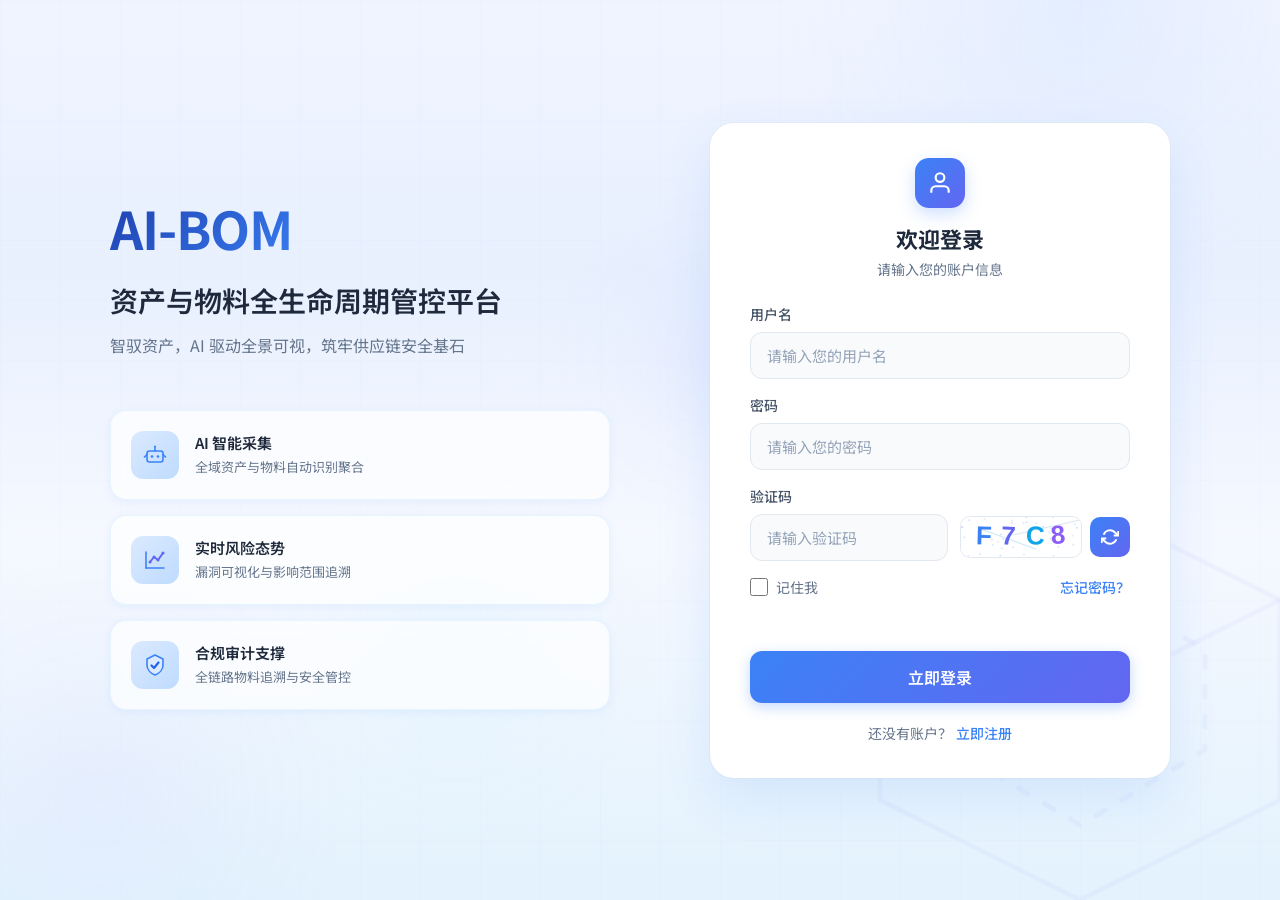
<file: index.html>
<!DOCTYPE html>
<html lang="zh-CN">
<head>
    <meta charset="UTF-8">
    <meta name="viewport" content="width=device-width, initial-scale=1.0">
    <title>AI-BOM 智能物料管理平台 - 登录</title>
    <script>
        if (sessionStorage.getItem('aibom_auth') === 'authenticated') {
            window.location.replace('home.html');
        }
    </script>
    <style>
        @import url('https://fonts.googleapis.com/css2?family=Inter:wght@300;400;500;600;700&family=Noto+Sans+SC:wght@300;400;500;600;700&display=swap');
        *{margin:0;padding:0;box-sizing:border-box;}
        body{font-family:'Noto Sans SC','Inter',sans-serif;background:linear-gradient(180deg,#f0f4ff 0%,#e8f0fe 30%,#f5f8ff 60%,#e3f2fd 100%);min-height:100vh;display:flex;align-items:center;justify-content:center;position:relative;overflow:hidden;}
        .bg-decoration{position:fixed;width:100%;height:100%;top:0;left:0;pointer-events:none;overflow:hidden;}
        .circle{position:absolute;border-radius:50%;opacity:0.3;}
        .circle-1{width:600px;height:600px;background:radial-gradient(circle,rgba(147,197,253,0.4) 0%,rgba(147,197,253,0.1) 40%,transparent 70%);top:-300px;right:-100px;animation:float1 25s infinite ease-in-out;}
        .circle-2{width:500px;height:500px;background:radial-gradient(circle,rgba(196,181,253,0.3) 0%,rgba(196,181,253,0.08) 40%,transparent 70%);bottom:-150px;left:-150px;animation:float2 22s infinite ease-in-out;}
        .circle-3{width:400px;height:400px;background:radial-gradient(circle,rgba(165,243,252,0.25) 0%,rgba(165,243,252,0.06) 40%,transparent 70%);top:50%;left:20%;animation:float3 28s infinite ease-in-out;}
        .circle-4{width:350px;height:350px;background:radial-gradient(circle,rgba(129,140,248,0.2) 0%,rgba(129,140,248,0.05) 40%,transparent 70%);top:20%;right:30%;animation:float1 30s infinite ease-in-out;animation-delay:-5s;}
        @keyframes float1{0%,100%{transform:translate(0,0) scale(1);opacity:0.3;}50%{transform:translate(-20px,20px) scale(1.05);opacity:0.4;}}
        @keyframes float2{0%,100%{transform:translate(0,0) scale(1);opacity:0.3;}50%{transform:translate(30px,-30px) scale(1.08);opacity:0.35;}}
        @keyframes float3{0%,100%{transform:translate(0,0) scale(1);opacity:0.25;}50%{transform:translate(15px,15px) scale(1.03);opacity:0.3;}}
        
        /* 科技/AI 背景点缀样式 */
        .tech-decor {position:absolute;z-index:0;opacity:0.6;pointer-events:none;}
        .tech-decor-2 {width:500px;height:500px;bottom:-50px;right:-50px;animation:spin 80s linear infinite reverse; opacity:0.3;}

        .grid-bg{position:fixed;top:0;left:0;width:100%;height:100%;background-image:linear-gradient(rgba(147,197,253,0.04) 1px,transparent 1px),linear-gradient(90deg,rgba(147,197,253,0.04) 1px,transparent 1px);background-size:60px 60px;animation:gridSlide 40s linear infinite;opacity:0.6;}
        @keyframes gridSlide{0%{transform:translate(0,0);opacity:0.6;}50%{opacity:0.4;}100%{transform:translate(60px,60px);opacity:0.6;}}
        .container{position:relative;z-index:10;width:100%;max-width:1200px;padding:40px;display:flex;align-items:center;justify-content:center;gap:100px;}
        .brand-section{flex:1;max-width:500px;}
        .logo-area{margin-bottom:50px;}
        .brand-logo{font-size:52px;font-weight:700;background:linear-gradient(135deg,#1e40af 0%,#3b82f6 50%,#0ea5e9 100%);-webkit-background-clip:text;background-clip:text;-webkit-text-fill-color:transparent;letter-spacing:-1px;margin-bottom:15px;}
        .brand-title{font-size:28px;font-weight:600;color:#1e293b;margin-bottom:12px;}
        .brand-desc{font-size:16px;color:#64748b;line-height:1.7;}
        .features{display:grid;gap:15px;margin-top:40px;}
        .feature-card{background:rgba(255,255,255,0.7);padding:20px;border-radius:16px;border:1px solid rgba(224,242,254,0.8);box-shadow:0 2px 8px rgba(59,130,246,0.08);display:flex;align-items:center;gap:16px;transition:all 0.3s ease;backdrop-filter:blur(10px);}
        .feature-card:hover{background:rgba(255,255,255,0.85);transform:translateY(-3px);box-shadow:0 8px 20px rgba(59,130,246,0.15);border-color:#bfdbfe;}
        .feature-icon{width:48px;height:48px;background:linear-gradient(135deg,#dbeafe,#bfdbfe);border-radius:12px;display:flex;align-items:center;justify-content:center;flex-shrink:0;}
        .feature-icon svg{width:24px;height:24px;}
        .feature-content h3{font-size:15px;font-weight:600;color:#1e293b;margin-bottom:4px;}
        .feature-content p{font-size:13px;color:#64748b;line-height:1.5;}
        .login-section{width:100%;max-width:460px;}
        .login-card{background:white;border-radius:24px;padding:35px 40px;box-shadow:0 20px 50px rgba(59,130,246,0.12),0 0 0 1px rgba(226,232,240,0.5);animation:cardAppear 0.6s cubic-bezier(0.16,1,0.3,1);}
        @keyframes cardAppear{from{opacity:0;transform:translateY(20px);}to{opacity:1;transform:translateY(0);}}
        .form-header{text-align:center;margin-bottom:25px;}
        .form-icon{width:50px;height:50px;background:linear-gradient(135deg,#3b82f6,#6366f1);border-radius:14px;display:flex;align-items:center;justify-content:center;margin:0 auto 14px;box-shadow:0 6px 16px rgba(59,130,246,0.25);}
        .form-icon svg{width:26px;height:26px;color:white;}
        .form-title{font-size:22px;font-weight:700;color:#1e293b;margin-bottom:5px;}
        .form-subtitle{font-size:14px;color:#64748b;}
        .form-group{margin-bottom:16px;}
        .form-label{display:block;font-size:14px;font-weight:500;color:#475569;margin-bottom:8px;}
        .input-wrapper{position:relative;}
        .form-input{width:100%;padding:12px 16px;background:#f8fafc;border:1.5px solid #e2e8f0;border-radius:12px;color:#1e293b;font-size:15px;font-family:'Noto Sans SC','Inter',sans-serif;transition:all 0.3s ease;outline:none;}
        .form-input:focus{background:white;border-color:#3b82f6;box-shadow:0 0 0 4px rgba(59,130,246,0.1);}
        .form-input.input-error{border-color:#ef4444;background:#fff8f8;}
        .form-input.input-error:focus{box-shadow:0 0 0 4px rgba(239,68,68,0.1);}
        .form-input::placeholder{color:#94a3b8;}
        .captcha-wrapper{display:flex;gap:12px;align-items:center;}
        .captcha-input{flex:1;}
        .captcha-box{display:flex;gap:8px;align-items:center;}
        #captchaCanvas{background:white;border:1.5px solid #e2e8f0;border-radius:10px;cursor:pointer;transition:all 0.3s ease;}
        #captchaCanvas:hover{border-color:#3b82f6;box-shadow:0 2px 8px rgba(59,130,246,0.15);}
        .refresh-btn{width:40px;height:40px;background:linear-gradient(135deg,#3b82f6,#6366f1);border:none;border-radius:10px;color:white;cursor:pointer;display:flex;align-items:center;justify-content:center;transition:all 0.3s ease;}
        .refresh-btn:hover{transform:rotate(180deg);box-shadow:0 4px 12px rgba(59,130,246,0.3);}
        .form-options{display:flex;justify-content:space-between;align-items:center;margin-bottom:20px;}
        .checkbox-group{display:flex;align-items:center;gap:8px;cursor:pointer;}
        .checkbox-group input[type="checkbox"]{width:18px;height:18px;cursor:pointer;accent-color:#3b82f6;}
        .checkbox-label{font-size:14px;color:#64748b;user-select:none;}
        .forgot-link{font-size:14px;color:#3b82f6;text-decoration:none;font-weight:500;transition:color 0.3s ease;}
        .forgot-link:hover{color:#2563eb;}
        .error-msg{display:flex;align-items:center;justify-content:center;gap:6px;font-size:13px;color:#ef4444;margin-bottom:14px;min-height:20px;text-align:center;opacity:0;transform:translateY(-4px);transition:opacity 0.2s ease,transform 0.2s ease;}
        .error-msg.visible{opacity:1;transform:translateY(0);}
        .error-msg svg{width:15px;height:15px;flex-shrink:0;}
        .login-btn{width:100%;padding:14px;background:linear-gradient(135deg,#3b82f6 0%,#6366f1 100%);border:none;border-radius:12px;color:white;font-size:16px;font-weight:600;cursor:pointer;transition:all 0.3s ease;box-shadow:0 4px 14px rgba(59,130,246,0.3);position:relative;overflow:hidden;font-family:'Noto Sans SC','Inter',sans-serif;display:flex;align-items:center;justify-content:center;gap:8px;}
        .login-btn::before{content:'';position:absolute;top:0;left:-100%;width:100%;height:100%;background:linear-gradient(90deg,transparent,rgba(255,255,255,0.3),transparent);transition:left 0.6s ease;}
        .login-btn:hover::before{left:100%;}
        .login-btn:hover{transform:translateY(-2px);box-shadow:0 8px 24px rgba(59,130,246,0.4);}
        .login-btn:active{transform:translateY(0);}
        .login-btn:disabled{opacity:0.7;cursor:not-allowed;transform:none;}
        .btn-spinner{width:18px;height:18px;border:2px solid rgba(255,255,255,0.35);border-top-color:white;border-radius:50%;animation:spin 0.65s linear infinite;display:none;flex-shrink:0;}
        .login-btn.loading .btn-text{display:none;}
        .login-btn.loading .btn-spinner{display:block;}
        @keyframes spin{to{transform:rotate(360deg);}}
        .signup-text{text-align:center;margin-top:20px;font-size:14px;color:#64748b;}
        .signup-link{color:#3b82f6;text-decoration:none;font-weight:500;margin-left:4px;transition:color 0.3s ease;}
        .signup-link:hover{color:#2563eb;}
        @media(max-width:1024px){.container{flex-direction:column;gap:50px;}.brand-section{text-align:center;}.logo-area{margin-bottom:30px;}.features{max-width:500px;margin:30px auto 0;}}
        @media(max-width:640px){.container{padding:20px;}.brand-logo{font-size:40px;}.brand-title{font-size:22px;}.login-card{padding:40px 30px;}.form-title{font-size:22px;}.features{display:none;}}
    </style>
</head>
<body>
    <div class="bg-decoration">
        <div class="circle circle-1"></div>
        <div class="circle circle-2"></div>
        <div class="circle circle-3"></div>
        <div class="circle circle-4"></div>
        
        <!-- 科技/AI 元素点缀 -->
        <svg class="tech-decor tech-decor-2" viewBox="0 0 100 100" fill="none" stroke="rgba(99,102,241,0.15)" stroke-width="1">
            <polygon points="50,10 90,30 90,70 50,90 10,70 10,30" />
            <polygon points="50,25 75,40 75,60 50,75 25,60 25,40" stroke-dasharray="3 3" />
            <circle cx="50" cy="50" r="5" fill="rgba(99,102,241,0.1)" stroke="none" />
            <line x1="50" y1="10" x2="50" y2="50" />
            <line x1="90" y1="30" x2="50" y2="50" />
            <line x1="10" y1="30" x2="50" y2="50" />
        </svg>
    </div>
    <div class="grid-bg"></div>
    
    <div class="container">
        <!-- 左侧品牌区 -->
        <div class="brand-section">
            <div class="logo-area">
                <div class="brand-logo">AI-BOM</div>
                <h1 class="brand-title">资产与物料全生命周期管控平台</h1>
                <p class="brand-desc">智驭资产，AI 驱动全景可视，筑牢供应链安全基石</p>
            </div>
            
            <div class="features">
                <!-- 特性1：AI 智能采集 → 线性机器人图标 -->
                <div class="feature-card">
                    <div class="feature-icon">
                        <svg viewBox="0 0 24 24" fill="none" stroke="#3b82f6" stroke-width="1.6" stroke-linecap="round" stroke-linejoin="round">
                            <rect x="4" y="8" width="16" height="11" rx="2.5"/>
                            <line x1="12" y1="4" x2="12" y2="8"/>
                            <circle cx="12" cy="3.5" r="1" fill="#3b82f6" stroke="none"/>
                            <circle cx="9" cy="13.5" r="1.3" fill="#3b82f6" stroke="none"/>
                            <circle cx="15" cy="13.5" r="1.3" fill="#3b82f6" stroke="none"/>
                            <line x1="4" y1="11.5" x2="1.5" y2="14"/>
                            <line x1="20" y1="11.5" x2="22.5" y2="14"/>
                        </svg>
                    </div>
                    <div class="feature-content">
                        <h3>AI 智能采集</h3>
                        <p>全域资产与物料自动识别聚合</p>
                    </div>
                </div>

                <!-- 特性2：实时风险态势 → 线性数据图表图标 -->
                <div class="feature-card">
                    <div class="feature-icon">
                        <svg viewBox="0 0 24 24" fill="none" stroke="#3b82f6" stroke-width="1.6" stroke-linecap="round" stroke-linejoin="round">
                            <line x1="3" y1="20" x2="21" y2="20"/>
                            <line x1="3" y1="20" x2="3" y2="4"/>
                            <polyline points="7,14 11,9 15,12 20,5" stroke="#6366f1" stroke-width="2"/>
                            <circle cx="7" cy="14" r="1.5" fill="#6366f1" stroke="none"/>
                            <circle cx="11" cy="9" r="1.5" fill="#6366f1" stroke="none"/>
                            <circle cx="15" cy="12" r="1.5" fill="#6366f1" stroke="none"/>
                            <circle cx="20" cy="5" r="1.5" fill="#6366f1" stroke="none"/>
                        </svg>
                    </div>
                    <div class="feature-content">
                        <h3>实时风险态势</h3>
                        <p>漏洞可视化与影响范围追溯</p>
                    </div>
                </div>

                <!-- 特性3：合规审计支撑 → 线性盾牌+对勾图标 -->
                <div class="feature-card">
                    <div class="feature-icon">
                        <svg viewBox="0 0 24 24" fill="none" stroke="#3b82f6" stroke-width="1.6" stroke-linecap="round" stroke-linejoin="round">
                            <path d="M12 2 L20 6 L20 12 C20 16.5 16.5 20.4 12 22 C7.5 20.4 4 16.5 4 12 L4 6 Z" fill="#dbeafe" stroke="#3b82f6" stroke-width="1.6"/>
                            <polyline points="8.5,12.5 11,15 15.5,9.5" stroke="#2563eb" stroke-width="2.2" stroke-linecap="round" stroke-linejoin="round"/>
                        </svg>
                    </div>
                    <div class="feature-content">
                        <h3>合规审计支撑</h3>
                        <p>全链路物料追溯与安全管控</p>
                    </div>
                </div>
            </div>
        </div>
        
        <!-- 右侧登录区 -->
        <div class="login-section">
            <div class="login-card">
                <div class="form-header">
                    <div class="form-icon">
                        <svg viewBox="0 0 24 24" fill="none" stroke="currentColor" stroke-width="2">
                            <path d="M20 21v-2a4 4 0 0 0-4-4H8a4 4 0 0 0-4 4v2"></path>
                            <circle cx="12" cy="7" r="4"></circle>
                        </svg>
                    </div>
                    <h2 class="form-title">欢迎登录</h2>
                    <p class="form-subtitle">请输入您的账户信息</p>
                </div>
                
                <form id="loginForm" onsubmit="return false;">
                    <div class="form-group">
                        <label class="form-label">用户名</label>
                        <div class="input-wrapper">
                            <input type="text" id="username" class="form-input" placeholder="请输入您的用户名" autocomplete="username" spellcheck="false">
                        </div>
                    </div>
                    
                    <div class="form-group">
                        <label class="form-label">密码</label>
                        <div class="input-wrapper">
                            <input type="password" id="password" class="form-input" placeholder="请输入您的密码" autocomplete="current-password">
                        </div>
                    </div>
                    
                    <div class="form-group">
                        <label class="form-label">验证码</label>
                        <div class="captcha-wrapper">
                            <input type="text" id="captchaInput" class="form-input captcha-input" placeholder="请输入验证码" maxlength="4">
                            <div class="captcha-box">
                                <canvas id="captchaCanvas" width="120" height="40" title="点击刷新验证码"></canvas>
                                <button type="button" class="refresh-btn" onclick="generateCaptcha()" title="刷新验证码">
                                    <svg width="18" height="18" viewBox="0 0 24 24" fill="none" stroke="currentColor" stroke-width="2.5">
                                        <path d="M23 4v6h-6M1 20v-6h6"/>
                                        <path d="M3.51 9a9 9 0 0 1 14.85-3.36L23 10M1 14l4.64 4.36A9 9 0 0 0 20.49 15"/>
                                    </svg>
                                </button>
                            </div>
                        </div>
                    </div>
                    
                    <div class="form-options">
                        <label class="checkbox-group">
                            <input type="checkbox" id="rememberMe">
                            <span class="checkbox-label">记住我</span>
                        </label>
                        <a href="#" class="forgot-link">忘记密码？</a>
                    </div>

                    <!-- 错误提示 -->
                    <div class="error-msg" id="errorMsg">
                        <svg viewBox="0 0 24 24" fill="currentColor">
                            <path d="M12 2C6.48 2 2 6.48 2 12s4.48 10 10 10 10-4.48 10-10S17.52 2 12 2zm1 15h-2v-2h2v2zm0-4h-2V7h2v6z"/>
                        </svg>
                        <span id="errorText"></span>
                    </div>
                    
                    <button type="button" class="login-btn" id="loginBtn" onclick="handleLogin()">
                        <span class="btn-text">立即登录</span>
                        <div class="btn-spinner"></div>
                    </button>
                </form>
                
                <div class="signup-text">
                    还没有账户？<a href="#" class="signup-link">立即注册</a>
                </div>
            </div>
        </div>
    </div>
    
    <script>
        const REMEMBER_KEYS = {
            enabled: 'aibom_remember_enabled',
            username: 'aibom_remember_username',
            password: 'aibom_remember_password'
        };

        function generateCaptcha() {
            const canvas = document.getElementById('captchaCanvas');
            const ctx = canvas.getContext('2d');
            ctx.clearRect(0, 0, canvas.width, canvas.height);
            ctx.fillStyle = '#ffffff';
            ctx.fillRect(0, 0, canvas.width, canvas.height);
            const chars = 'ABCDEFGHJKLMNPQRSTUVWXYZ23456789';
            let captchaText = '';
            for (let i = 0; i < 4; i++) captchaText += chars.charAt(Math.floor(Math.random() * chars.length));
            for (let i = 0; i < 2; i++) {
                ctx.strokeStyle = `rgba(${100+Math.random()*100},${150+Math.random()*50},${200+Math.random()*55},0.4)`;
                ctx.lineWidth = 1;
                ctx.beginPath();
                ctx.moveTo(Math.random()*canvas.width, Math.random()*canvas.height);
                ctx.lineTo(Math.random()*canvas.width, Math.random()*canvas.height);
                ctx.stroke();
            }
            ctx.font = 'bold 26px Arial';
            ctx.textBaseline = 'middle';
            const colors = ['#3b82f6','#6366f1','#0ea5e9','#8b5cf6'];
            for (let i = 0; i < captchaText.length; i++) {
                ctx.save();
                ctx.translate(15+i*25, 20);
                ctx.rotate((Math.random()-0.5)*0.3);
                ctx.fillStyle = colors[i%colors.length];
                ctx.fillText(captchaText[i], 0, 0);
                ctx.restore();
            }
            for (let i = 0; i < 40; i++) {
                ctx.fillStyle = `rgba(${100+Math.random()*100},${150+Math.random()*50},${200+Math.random()*55},0.3)`;
                ctx.beginPath();
                ctx.arc(Math.random()*canvas.width, Math.random()*canvas.height, 1, 0, 2*Math.PI);
                ctx.fill();
            }
            canvas.dataset.captcha = captchaText;
        }

        function clearError() {
            document.getElementById('errorMsg').classList.remove('visible');
            ['username','password','captchaInput'].forEach(id => document.getElementById(id).classList.remove('input-error'));
        }

        function showError(msg, fields) {
            document.getElementById('errorText').textContent = msg;
            document.getElementById('errorMsg').classList.add('visible');
            (fields||[]).forEach(id => document.getElementById(id).classList.add('input-error'));
        }

        function loadRememberedCredentials() {
            const enabled = localStorage.getItem(REMEMBER_KEYS.enabled) === '1';
            const username = localStorage.getItem(REMEMBER_KEYS.username) || '';
            const password = localStorage.getItem(REMEMBER_KEYS.password) || '';

            document.getElementById('rememberMe').checked = enabled;
            if (enabled) {
                if (username) document.getElementById('username').value = username;
                if (password) document.getElementById('password').value = password;
            }
        }

        function handleLogin() {
            const btn = document.getElementById('loginBtn');
            if (btn.classList.contains('loading')) return;
            clearError();

            const username = document.getElementById('username').value.trim();
            const password = document.getElementById('password').value;
            const captchaInput = document.getElementById('captchaInput').value.toUpperCase().trim();
            const correctCaptcha = document.getElementById('captchaCanvas').dataset.captcha;

            if (!username || !password) {
                showError('用户名和密码不能为空', ['username','password']);
                if (!username) document.getElementById('username').focus();
                else document.getElementById('password').focus();
                return;
            }
            if (!captchaInput) {
                showError('请输入验证码', ['captchaInput']);
                document.getElementById('captchaInput').focus();
                return;
            }
            if (username !== 'admin') {
                showError('用户名不存在，请检查', ['username']);
                document.getElementById('username').focus();
                return;
            }
            if (password !== 'cqcdi@2026') {
                showError('密码错误，请重新输入', ['password']);
                document.getElementById('password').value = '';
                document.getElementById('password').focus();
                return;
            }
            if (captchaInput !== correctCaptcha) {
                showError('验证码错误，请重新输入', ['captchaInput']);
                generateCaptcha();
                document.getElementById('captchaInput').value = '';
                document.getElementById('captchaInput').focus();
                return;
            }

            btn.classList.add('loading');
            btn.disabled = true;
            sessionStorage.setItem('aibom_auth', 'authenticated');
            sessionStorage.setItem('aibom_user', username);
            localStorage.removeItem('aibom_dark');
            const remember = document.getElementById('rememberMe').checked;
            if (remember) {
                localStorage.setItem(REMEMBER_KEYS.enabled, '1');
                localStorage.setItem(REMEMBER_KEYS.username, username);
                localStorage.setItem(REMEMBER_KEYS.password, password);
            } else {
                localStorage.removeItem(REMEMBER_KEYS.enabled);
                localStorage.removeItem(REMEMBER_KEYS.username);
                localStorage.removeItem(REMEMBER_KEYS.password);
            }
            setTimeout(() => { window.location.href = 'home.html'; }, 600);
        }

        document.addEventListener('keydown', e => { if (e.key === 'Enter') handleLogin(); });
        ['username','password','captchaInput'].forEach(id => document.getElementById(id).addEventListener('input', clearError));

        window.onload = function() {
            generateCaptcha();
            document.getElementById('captchaCanvas').addEventListener('click', generateCaptcha);
            loadRememberedCredentials();
        };
    </script>
</body>
</html>
</file>
